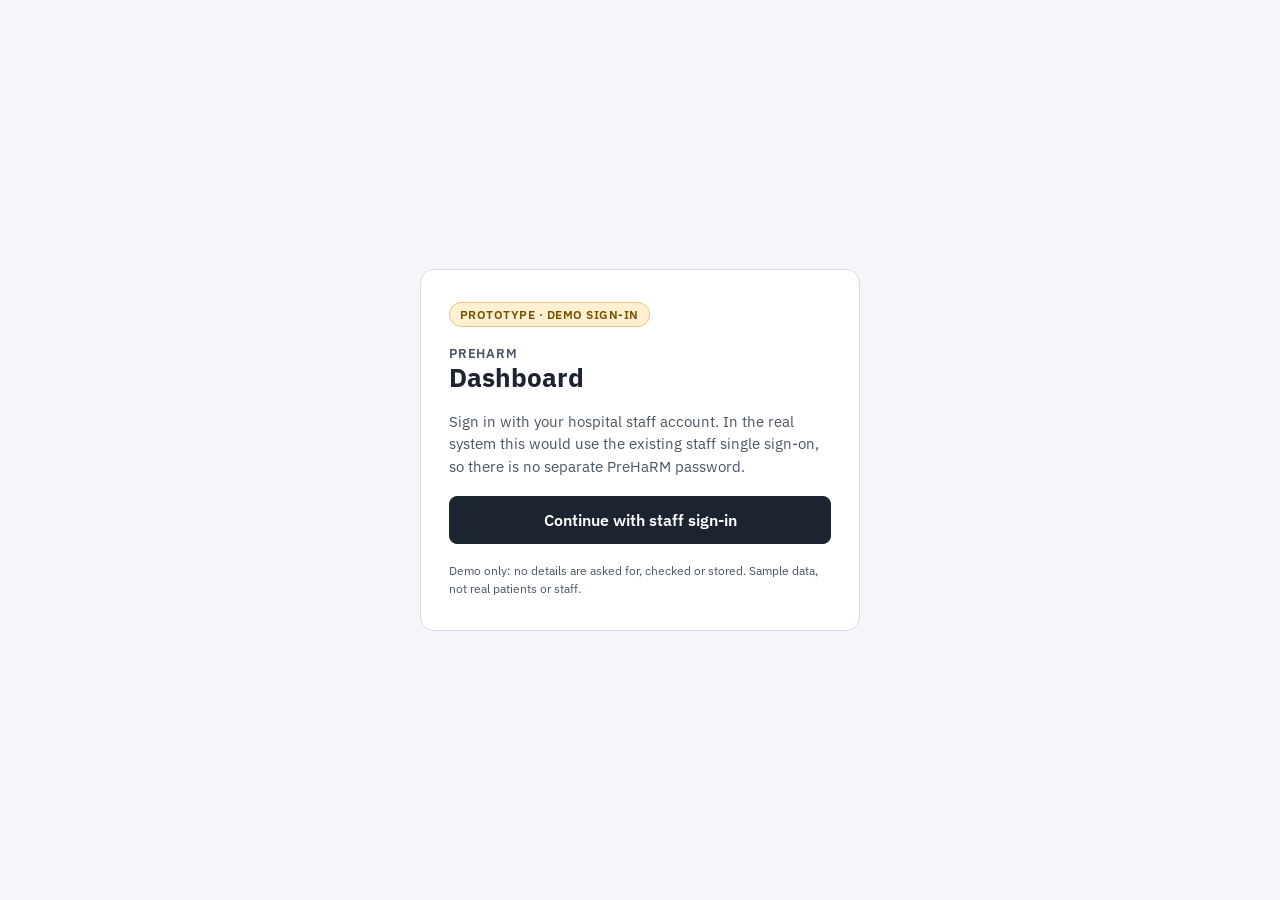
<file: index.html>
<!doctype html>
<html lang="en">
<head>
<title>PreHaRM – Sign in</title>
<meta charset="utf-8">
<meta name="viewport" content="width=device-width, initial-scale=1">
<meta name="robots" content="noindex">
<link rel="preconnect" href="https://fonts.googleapis.com">
<link href="https://fonts.googleapis.com/css2?family=IBM+Plex+Sans:wght@400;600;700&display=swap" rel="stylesheet">
<link rel="stylesheet" href="css/styles.css">
</head>
<body>
<main class="signin-wrap">
<div class="signin">
<span class="demo-flag">Prototype · demo sign-in</span>
<div>
<div class="eyebrow">PreHaRM</div>
<h1 id="title">Dashboard</h1>
</div>

<div id="step1" style="display:flex;flex-direction:column;gap:18px">
<p>Sign in with your hospital staff account. In the real system this would use the existing staff single sign-on, so there is no separate PreHaRM password.</p>
<button type="button" class="btn-primary" id="sso">Continue with staff sign-in</button>
<p class="fine">Demo only: no details are asked for, checked or stored. Sample data, not real patients or staff.</p>
</div>

<form id="step2" hidden style="display:flex;flex-direction:column;gap:18px">
<p id="hello"></p>
<fieldset class="wards" id="ward-list"><legend>Which ward do you want to view?</legend></fieldset>
<button type="submit" class="btn-primary">Open dashboard</button>
</form>
</div>
</main>
<script src="js/data.js"></script>
<script>
(function () {
  if (getSession()) { window.location.replace('today.html'); return; }
  const list = document.getElementById('ward-list');
  PREHARM.wards.forEach((w, i) => {
    const id = 'ward-' + i;
    list.appendChild(el('label', { for: id }, [
      el('input', Object.assign({ type: 'radio', name: 'ward', id: id, value: w }, i === 0 ? { checked: 'checked' } : {})),
      w
    ]));
  });
  document.getElementById('sso').addEventListener('click', () => {
    document.getElementById('step1').hidden = true;
    document.getElementById('step2').hidden = false;
    document.getElementById('hello').textContent = 'Signed in as ' + PREHARM.userName + '.';
    document.getElementById('title').textContent = 'Choose a ward';
  });
  document.getElementById('step2').addEventListener('submit', (e) => {
    e.preventDefault();
    const w = document.querySelector('input[name="ward"]:checked').value;
    setSession({ name: PREHARM.userName, ward: w });
    window.location.href = 'today.html';
  });
})();
</script>
</body>
</html>
</file>
<file: css/styles.css>
:root{
  --ink:#1B2430; --muted:#4A5563; --line:#D8DEE6; --line-soft:#E8ECF1;
  --ground:#F4F6F9; --card:#FFFFFF;
  --low-bg:#E2F3E7; --low-fg:#1D6337; --low-bd:#9FD0AE;
  --med-bg:#FFF0D1; --med-fg:#7A4F00; --med-bd:#EBC77A;
  --high-bg:#FBE1DF; --high-fg:#9B2C24; --high-bd:#E9A49D;
}
*{box-sizing:border-box}
body{margin:0;background:var(--ground);color:var(--ink);font-family:'IBM Plex Sans',system-ui,sans-serif}
a{color:#1F4E79}
button{font-family:inherit}
.wrap{max-width:1240px;margin:0 auto;padding:24px 16px 40px;display:flex;flex-direction:column;gap:20px}
header.top{display:flex;flex-wrap:wrap;justify-content:space-between;align-items:flex-end;gap:16px}
.eyebrow{font-size:13px;font-weight:600;letter-spacing:.06em;text-transform:uppercase;color:var(--muted)}
h1{margin:4px 0 0;font-size:28px;line-height:1.2}
h2{margin:0;font-size:18px;font-weight:600}
.updated{display:flex;align-items:center;gap:10px;background:var(--card);border:1px solid var(--line);border-radius:8px;padding:10px 14px}
.updated .dot{width:10px;height:10px;border-radius:50%;background:#2E8B57}
.updated strong{display:block;font-size:14px}
.updated small{font-size:12px;color:var(--muted)}
nav.views{display:flex;flex-wrap:wrap;gap:8px}
nav.views a,nav.views span{display:inline-flex;align-items:center;min-height:44px;padding:0 18px;border-radius:8px;font-size:15px;font-weight:600;text-decoration:none}
nav.views a{background:var(--card);border:1px solid var(--line);color:var(--ink)}
nav.views a[aria-current="page"]{background:var(--ink);border-color:var(--ink);color:#fff}
nav.views span{border:1px dashed #B7C0CC;color:#5B6573;font-weight:400}
.card{background:var(--card);border:1px solid var(--line);border-radius:12px;padding:18px;display:flex;flex-direction:column;gap:14px}
.card-head{display:flex;flex-wrap:wrap;justify-content:space-between;align-items:center;gap:12px}
.pills{display:flex;flex-wrap:wrap;gap:6px;align-items:center}
.pills .lbl{font-size:13px;color:var(--muted);margin-right:4px}
.pill{min-height:40px;padding:0 14px;border-radius:20px;font-size:14px;font-weight:600;cursor:pointer;background:#fff;color:var(--ink);border:1px solid #B7C0CC}
.pill[aria-pressed="true"]{background:var(--ink);color:#fff;border-color:var(--ink)}
.attention{flex-direction:row;flex-wrap:wrap;align-items:center;gap:10px;padding:14px 16px}
.attention .alert{display:inline-flex;align-items:center;min-height:32px;padding:0 12px;border-radius:16px;background:var(--high-bg);color:var(--high-fg);border:1px solid var(--high-bd);font-size:14px;font-weight:600}
.scroll{overflow-x:auto}
.shift-table{min-width:1040px}
.srow{display:grid;grid-template-columns:130px 112px 112px 112px minmax(0,1fr) minmax(0,1.4fr);gap:12px;padding:14px 4px;border-bottom:1px solid var(--line-soft);align-items:center}
.srow.head{padding:8px 4px;border-bottom:1px solid var(--line);font-size:13px;font-weight:600;color:var(--muted)}
.sname{font-size:17px;font-weight:600;display:block}
.stime{font-size:12px;color:var(--muted)}
.risk{display:flex;flex-direction:column;align-items:flex-start;justify-content:center;gap:4px;min-height:64px;padding:8px 12px;border-radius:8px;cursor:pointer;text-align:left;border:1px solid}
.risk .v{font-size:24px;font-weight:700;line-height:1}
.risk .b{font-size:12px;font-weight:600}
.risk.sel{outline:2px solid var(--ink);outline-offset:-1px}
.b-low{background:var(--low-bg);color:var(--low-fg);border-color:var(--low-bd)}
.b-med{background:var(--med-bg);color:var(--med-fg);border-color:var(--med-bd)}
.b-high{background:var(--high-bg);color:var(--high-fg);border-color:var(--high-bd)}
.bar{display:flex;height:22px;width:100%;border-radius:4px;overflow:hidden;background:#EEF1F5}
.bar span{display:block;height:100%;border-right:2px solid #fff}
.bar span:last-child{border-right:none}
.keys{display:flex;flex-wrap:wrap;gap:4px 12px;font-size:13px;margin-top:8px}
.keys span{display:inline-flex;align-items:center;gap:5px}
.sw{display:inline-block;width:10px;height:10px;border-radius:2px}
.muted{color:var(--muted)}
footer.legend{display:flex;flex-wrap:wrap;gap:10px 20px;align-items:center;font-size:13px;color:var(--muted)}
footer.legend span{display:inline-flex;align-items:center;gap:6px}
footer.legend i{width:14px;height:14px;border-radius:3px;border:1px solid}
/* Week view */
.wgrid{min-width:780px;display:grid;grid-template-columns:110px repeat(7,minmax(0,1fr));gap:6px}
.dayhead{display:flex;flex-direction:column;align-items:center;justify-content:center;padding:6px 2px;border-radius:6px}
.dayhead.today{background:var(--ink);color:#fff}
.dayhead.weekend{background:#EEF1F5}
.dayhead strong{font-size:14px}.dayhead small{font-size:12px}
.cell{display:flex;flex-direction:column;align-items:center;justify-content:center;gap:4px;min-height:64px;border-radius:6px;cursor:pointer;border:1px solid}
.cell .v{font-size:20px;font-weight:700;line-height:1}
.cell .b{font-size:11px;font-weight:600}
.cell.sel{outline:3px solid var(--ink);outline-offset:-2px}
.split{display:flex;flex-wrap:wrap;gap:20px;align-items:stretch}
.split .chart{flex:999 1 560px;min-width:0}
.split .detail{flex:1 1 280px}
.note{margin:0;font-size:13px;color:var(--muted)}
.dbox{display:flex;flex-direction:column;gap:2px;padding:10px 12px;border-radius:8px;border:1px solid}
.dbox .top{display:flex;justify-content:space-between;align-items:baseline;gap:8px;font-size:14px;font-weight:600}
.dbox .v{font-size:26px;font-weight:700;line-height:1.1}
.dbox .r{font-size:13px}
.btn-link{display:inline-flex;align-items:center;justify-content:center;min-height:44px;border-radius:8px;border:1px solid var(--ink);color:var(--ink);font-weight:600;font-size:14px;text-decoration:none}
svg .band{fill:#1F4E79;fill-opacity:.16}
svg .edge{fill:none;stroke:#1F4E79;stroke-width:1;stroke-dasharray:4 4}
svg .line{fill:none;stroke:var(--ink);stroke-width:2.5}
svg .grid{stroke:#C7CED8;stroke-width:1}
svg text{font-family:'IBM Plex Sans',system-ui,sans-serif;font-size:12px;fill:var(--muted)}
svg .pm{font-weight:600;fill:#1F4E79}
svg .pt{fill:#fff;stroke:var(--ink);stroke-width:2}
svg .pt.sel{fill:var(--ink)}
[hidden]{display:none !important}
/* Signed-in label */
.hright{display:flex;flex-wrap:wrap;gap:10px;align-items:stretch}
.who{display:flex;align-items:center;gap:10px;background:var(--card);border:1px solid var(--line);border-radius:8px;padding:8px 8px 8px 14px}
.who .avatar{width:32px;height:32px;border-radius:50%;background:#1F4E79;color:#fff;display:flex;align-items:center;justify-content:center;font-size:13px;font-weight:600}
.who strong{display:block;font-size:14px}
.who small{font-size:12px;color:var(--muted)}
.who a{font-size:13px;font-weight:600;padding:8px 10px;border-radius:6px;text-decoration:none;border:1px solid var(--line);color:var(--ink);min-height:36px;display:inline-flex;align-items:center}
/* Sign-in page */
.signin-wrap{min-height:100vh;display:flex;align-items:center;justify-content:center;padding:24px 16px}
.signin{width:100%;max-width:440px;background:var(--card);border:1px solid var(--line);border-radius:14px;padding:32px 28px;display:flex;flex-direction:column;gap:18px}
.signin h1{font-size:26px;margin:0}
.signin p{margin:0;font-size:15px;line-height:1.5;color:var(--muted)}
.demo-flag{align-self:flex-start;font-size:12px;font-weight:600;letter-spacing:.04em;text-transform:uppercase;background:#FFF0D1;color:#7A4F00;border:1px solid #EBC77A;border-radius:12px;padding:4px 10px}
.btn-primary{min-height:48px;border-radius:8px;border:1px solid var(--ink);background:var(--ink);color:#fff;font-size:16px;font-weight:600;cursor:pointer;width:100%}
.wards{display:flex;flex-direction:column;gap:8px;border:0;margin:0;padding:0}
.wards legend{font-size:15px;font-weight:600;margin-bottom:8px;padding:0}
.wards label{display:flex;align-items:center;gap:10px;min-height:48px;padding:0 14px;border:1px solid var(--line);border-radius:8px;cursor:pointer;font-size:15px}
.wards input{width:18px;height:18px;margin:0}
.fine{font-size:12px !important}

/* Editable risk bands */
.bands{background:var(--card);border:1px solid var(--line);border-radius:12px;padding:18px;display:flex;flex-direction:column;gap:14px}
.bands-head{display:flex;flex-wrap:wrap;align-items:baseline;gap:6px 14px}
.band-row{display:flex;flex-wrap:wrap;gap:16px 28px;align-items:flex-end}
.band-ctrl{display:flex;flex-direction:column;gap:6px;flex:1 1 220px;min-width:0}
.band-ctrl label{font-size:14px;font-weight:600}
.band-val{display:inline-block;min-width:3ch;font-variant-numeric:tabular-nums}
.band-ctrl input[type=range]{width:100%;min-height:32px;accent-color:#1B2430}
.band-preview{display:flex;height:14px;border-radius:7px;overflow:hidden}
.band-preview span{display:block;height:100%;border:0}
.band-keys{display:flex;flex-wrap:wrap;gap:8px 20px;font-size:13px;color:var(--muted)}
.band-keys span{display:inline-flex;align-items:center;gap:6px}
.band-keys i{width:14px;height:14px;border-radius:3px;border:1px solid}
</file>
